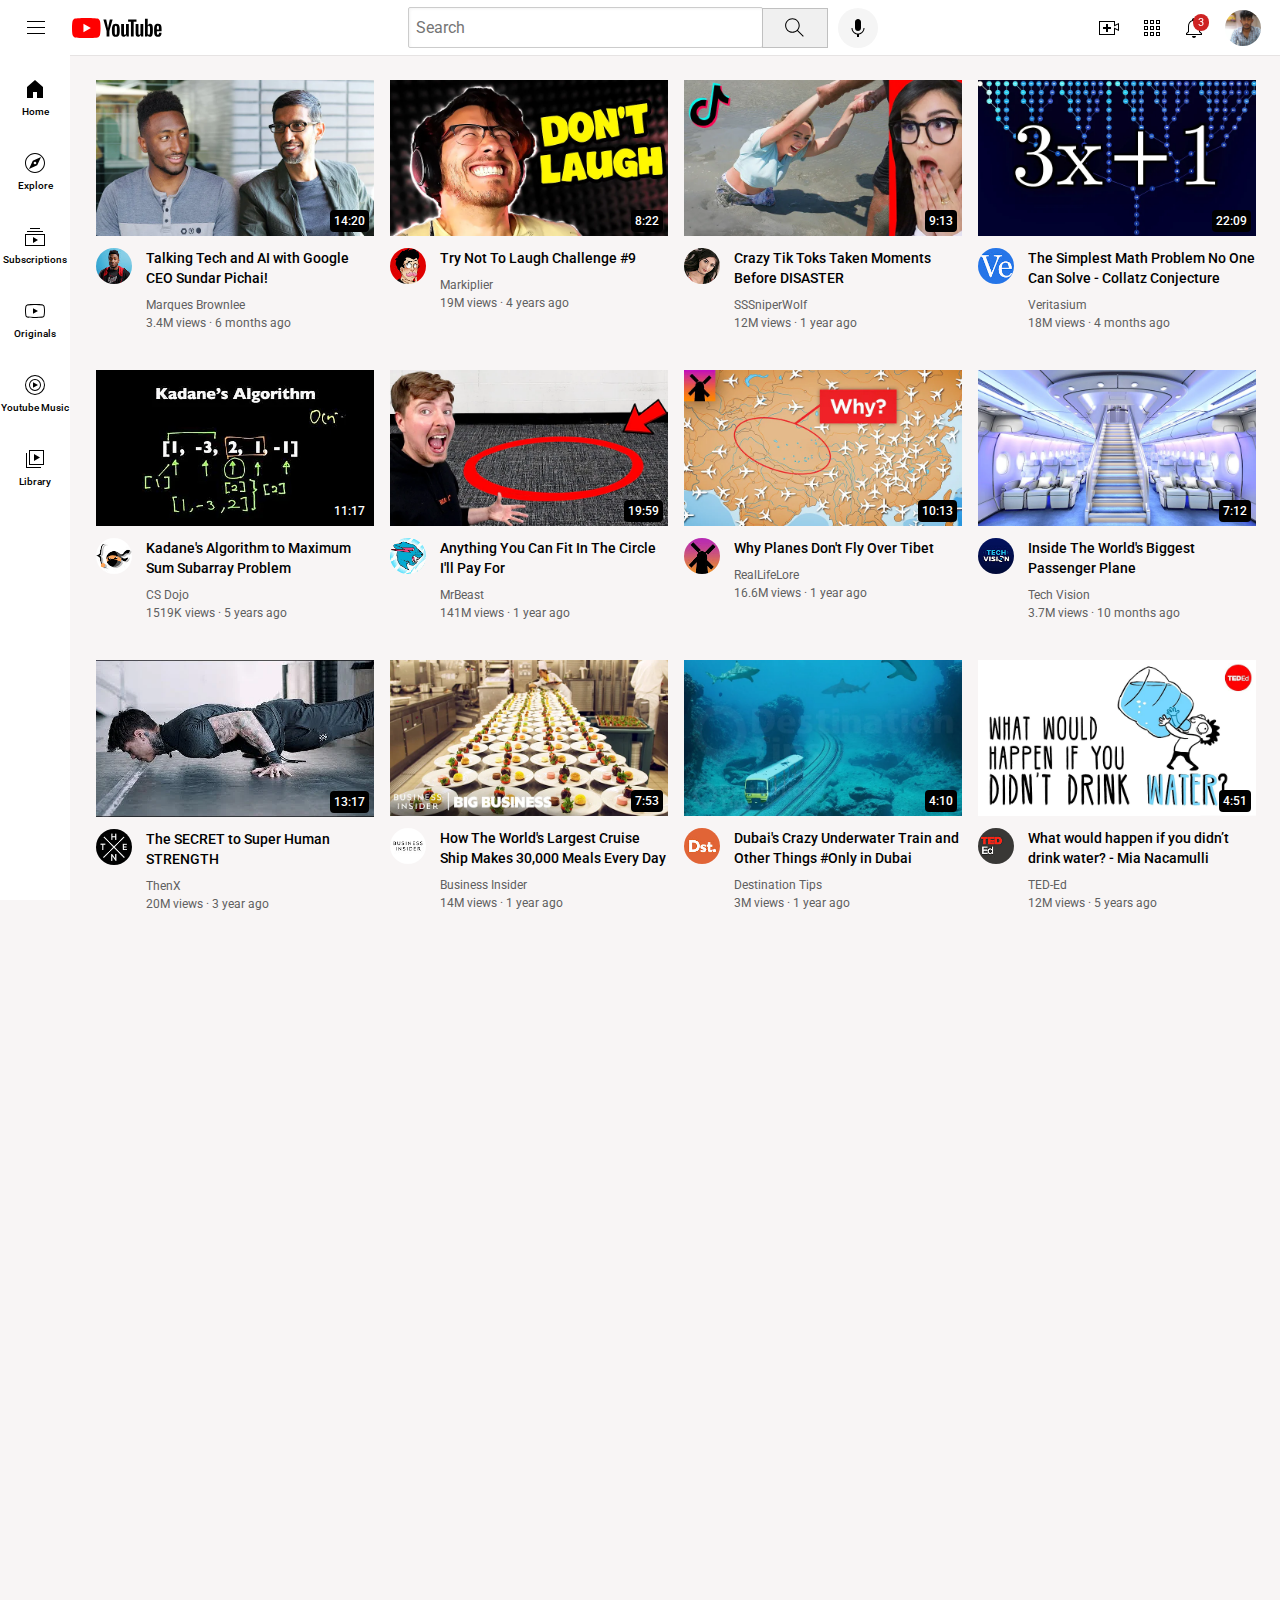
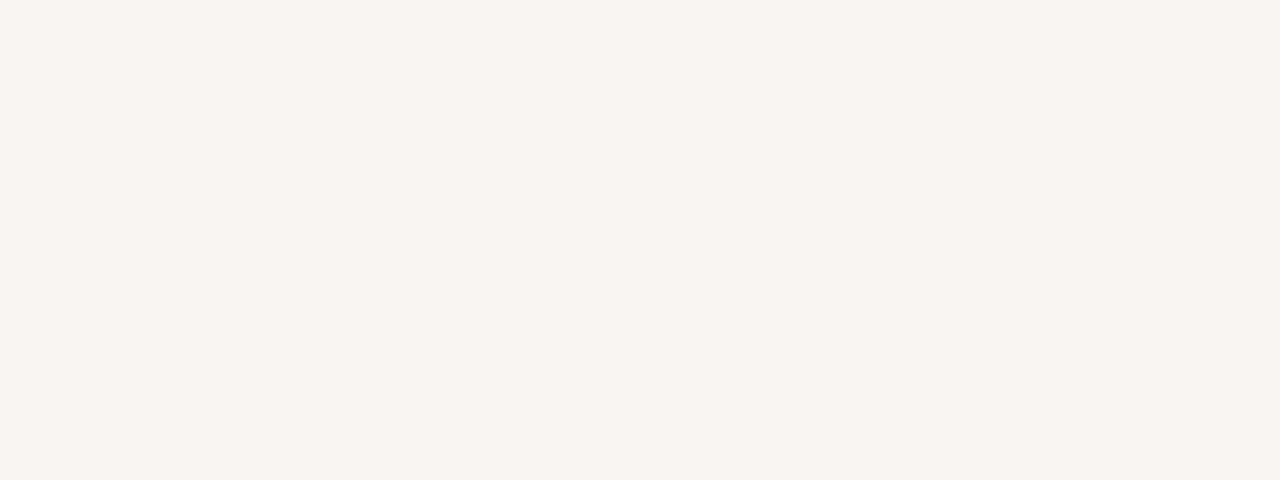
<file: index.html>
<!DOCTYPE html>
<html>
    <head>
        <title>YouTube.com clone</title>
        <meta name="viewport" content="width=device-width, initial-scale=1">
        <link rel="preconnect" href="https://fonts.googleapis.com">
        <link rel="preconnect" href="https://fonts.gstatic.com" crossorigin>
        <link href="https://fonts.googleapis.com/css2?family=Roboto:wght@400;500;700&display=swap" rel="stylesheet">
        <link rel="stylesheet" href="youtube-styles/general.css">
        <link rel="stylesheet" href="youtube-styles/header.css">
        <link rel="stylesheet" href="youtube-styles/video-styles.css">
        <link rel="stylesheet" href="youtube-styles/sidebar.css">
    </head>
    <body>
        <div class="header">
            <div class="left-section">
                <img class="hamberger-menu" src="header-icons/hamburger-menu.svg">
                <img class="youtube-logo" src="header-icons/youtube-logo.svg">
            </div>
            <div class="middle-section">
                <input class="Search-bar" type="text" placeholder="Search">
                <button class="search-button">
                    <img class="search-icon" src="header-icons/search.svg">
                    <div class="tooltip">Search</div>
                </button>
                <button class="voice-search-button">
                    <img class="voice-search-icon" src="header-icons/voice-search-icon.svg">
                    <div class="tooltip">Search with your voice</div>
                </button>
            </div>
            <div class="right-section">
                <div class="upload-icon-container">
                    <img class="upload-icon" src="header-icons/upload.svg">
                    <div class="tooltip">Create</div>
                </div>
                <div class="apps-icon-container">
                    <img class="apps-icon" src="header-icons/youtube-apps.svg">
                    <div class="tooltip">YouTube apps</div>
                </div>
                <div class="notification-icon-container">
                    <img class="notification-icon" src="header-icons/notifications.svg">
                    <div class="notification-count">
                        3
                    </div>
                    <div class="tooltip">Notifications</div>
                </div>
                <img class="my-dp" src="channel-DP/WIN_20220820_14_05_13_Pro.jpg">
            </div>
            
        </div>
        <div class="sidebar">
            <div class="sidebar-link">
                <img src="Sidebar-icons/home.svg">
                <div>Home</div>
            </div>
            <div class="sidebar-link">
                <img src="Sidebar-icons/explore.svg">
                <div>Explore</div>
            </div>
            <div class="sidebar-link">
                <img src="Sidebar-icons/subscriptions.svg">
                <div>Subscriptions</div>
            </div>
            <div class="sidebar-link">
                <img src="Sidebar-icons/originals.svg">
                <div>Originals</div>
            </div>
            <div class="sidebar-link">
                <img src="Sidebar-icons/youtube-music.svg">
                <div>Youtube Music</div>
            </div>
            <div class="sidebar-link">
                <img src="Sidebar-icons/library.svg">
                <div>Library</div>
            </div>
        </div>
        
        <div class="video-grid">
            
        </div> 
    <script src="YouTube.js"></script>    
    </body>
</html>
</file>
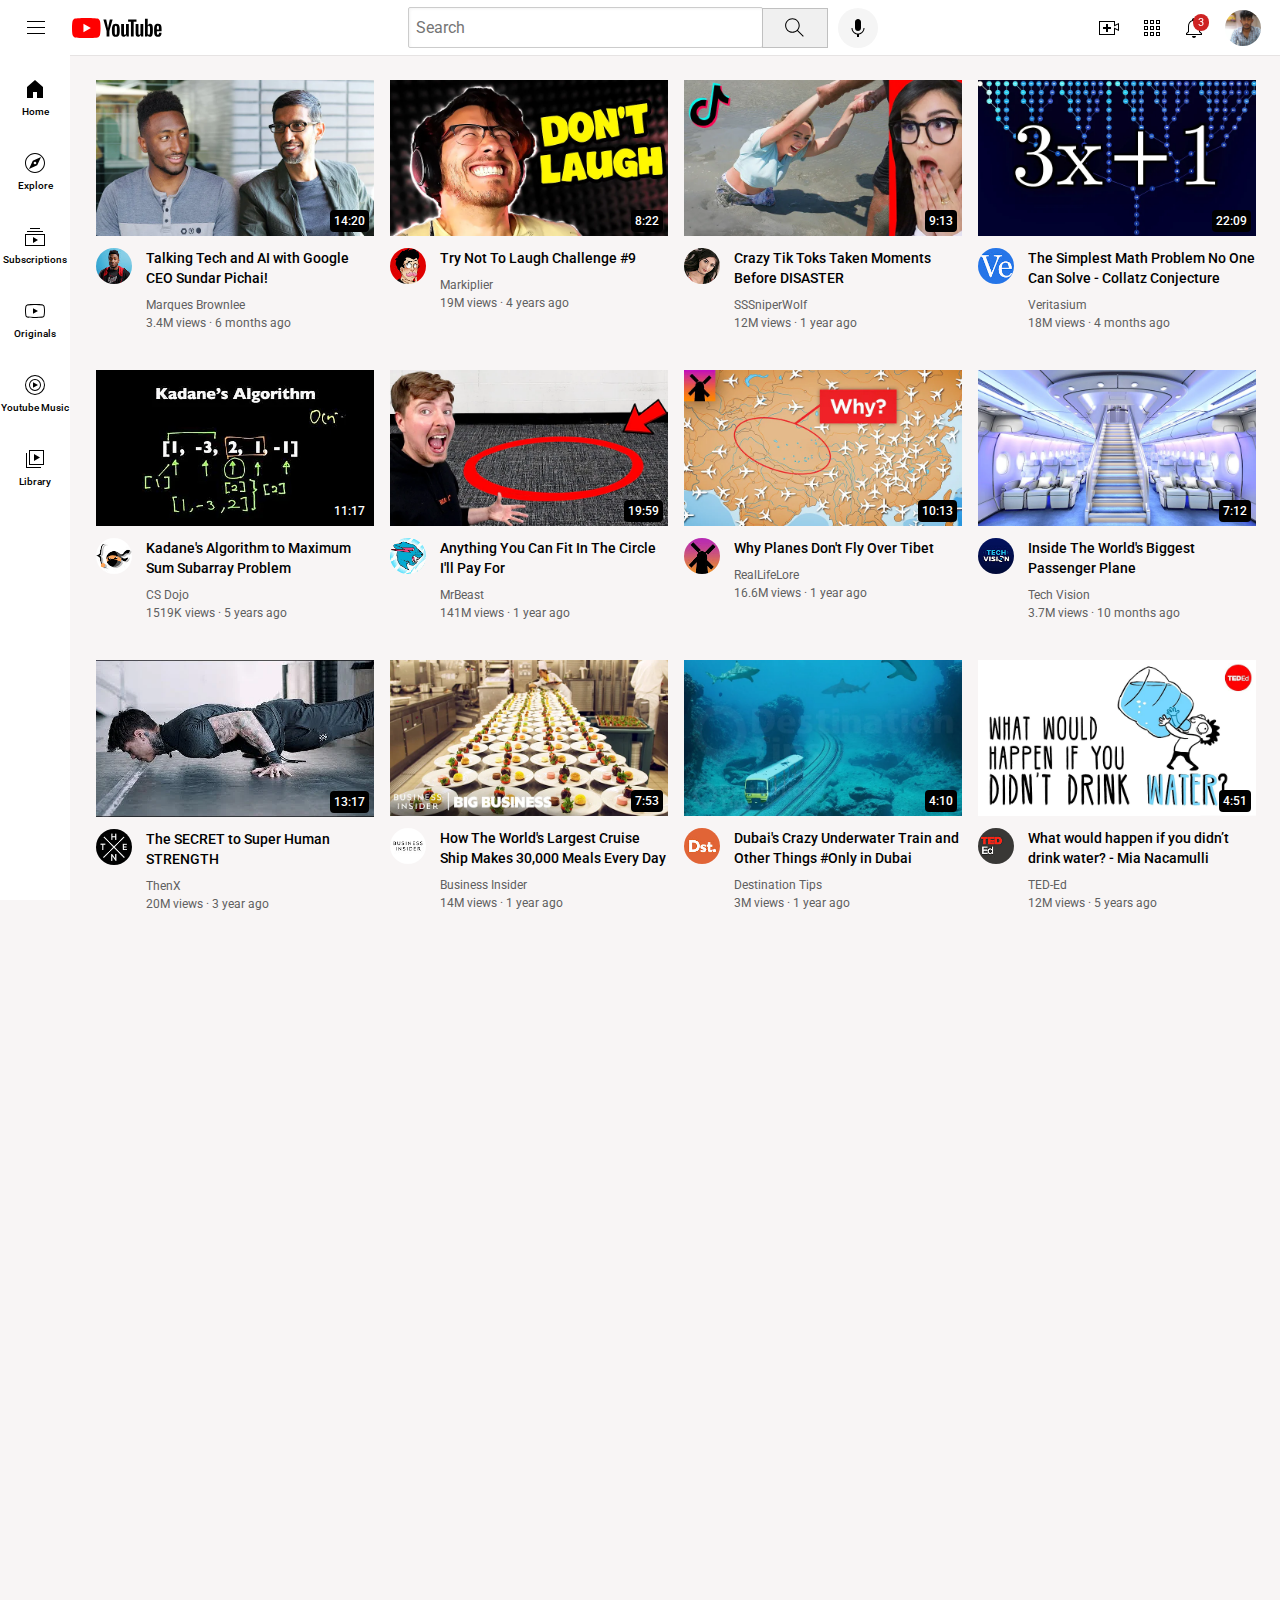
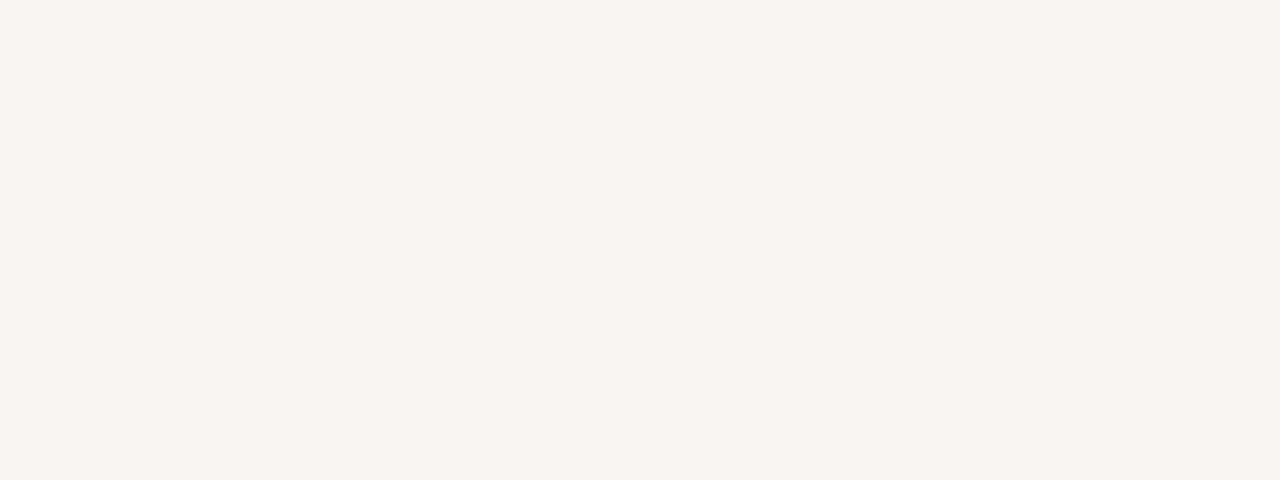
<file: YouTube.html>
<!DOCTYPE html>
<html>
    <head>
        <title>YouTube.com clone</title>
        <link rel="preconnect" href="https://fonts.googleapis.com">
        <link rel="preconnect" href="https://fonts.gstatic.com" crossorigin>
        <link href="https://fonts.googleapis.com/css2?family=Roboto:wght@400;500;700&display=swap" rel="stylesheet">
        <link rel="stylesheet" href="youtube-styles/general.css">
        <link rel="stylesheet" href="youtube-styles/header.css">
        <link rel="stylesheet" href="youtube-styles/video-styles.css">
        <link rel="stylesheet" href="youtube-styles/sidebar.css">
    </head>
    <body>
        <div class="header">
            <div class="left-section">
                <img class="hamberger-menu" src="header-icons/hamburger-menu.svg">
                <img class="youtube-logo" src="header-icons/youtube-logo.svg">
            </div>
            <div class="middle-section">
                <input class="Search-bar" type="text" placeholder="Search">
                <button class="search-button">
                    <img class="search-icon" src="header-icons/search.svg">
                    <div class="tooltip">Search</div>
                </button>
                <button class="voice-search-button">
                    <img class="voice-search-icon" src="header-icons/voice-search-icon.svg">
                    <div class="tooltip">Search with your voice</div>
                </button>
            </div>
            <div class="right-section">
                <div class="upload-icon-container">
                    <img class="upload-icon" src="header-icons/upload.svg">
                    <div class="tooltip">Create</div>
                </div>
                <div class="apps-icon-container">
                    <img class="apps-icon" src="header-icons/youtube-apps.svg">
                    <div class="tooltip">YouTube apps</div>
                </div>
                <div class="notification-icon-container">
                    <img class="notification-icon" src="header-icons/notifications.svg">
                    <div class="notification-count">
                        3
                    </div>
                    <div class="tooltip">Notifications</div>
                </div>
                <img class="my-dp" src="channel-DP/WIN_20220820_14_05_13_Pro.jpg">
            </div>
            
        </div>
        <div class="sidebar">
            <div class="sidebar-link">
                <img src="Sidebar-icons/home.svg">
                <div>Home</div>
            </div>
            <div class="sidebar-link">
                <img src="Sidebar-icons/explore.svg">
                <div>Explore</div>
            </div>
            <div class="sidebar-link">
                <img src="Sidebar-icons/subscriptions.svg">
                <div>Subscriptions</div>
            </div>
            <div class="sidebar-link">
                <img src="Sidebar-icons/originals.svg">
                <div>Originals</div>
            </div>
            <div class="sidebar-link">
                <img src="Sidebar-icons/youtube-music.svg">
                <div>Youtube Music</div>
            </div>
            <div class="sidebar-link">
                <img src="Sidebar-icons/library.svg">
                <div>Library</div>
            </div>
        </div>
        
        <div class="video-grid">
            
        </div> 
    <script src="YouTube.js"></script>    
    </body>
</html>
</file>
<file: youtube-styles/general.css>
p{
    font-family: Roboto;
    margin-top: 0;
    margin-bottom: 0;
}
body{
    margin: 0;
    padding-top: 80px;
    padding-left: 96px;
    padding-right: 24px;
    height: 2000px;
    background-color: rgb(248, 245, 245);
}
</file>
<file: youtube-styles/header.css>
.header{
    height: 55px;
    display: flex;
    flex-direction: row;
    justify-content: space-between;
    position: fixed;
    top: 0;
    right: 0;
    left: 0;
    background-color: white;
    border-bottom-width: 1px;
    border-bottom-style: solid;
    border-bottom-color: rgb(230, 227, 227);
    z-index: 10;
}
.left-section{
    display: flex;
    align-items: center;
}
.middle-section{
    
    flex: 1;
    margin-left: 70px;
    margin-right: 35px;
    max-width: 470px;
    display: flex;
    align-items: center;
    

}   

.right-section{
    display: flex;
    align-items: center;
    justify-content: space-around;
    width: 182px;
    flex-shrink: 0;
    padding-right: 10px;
}
.hamberger-menu{
    width: 24px;
    height: 24px;
    margin-right: 24px;
    margin-left: 24px;
}
.youtube-logo{
    width: 90px;
    height: 24px;
}
.Search-bar{
    flex: 1;
    height: 37px;
    font-size: 16px;
    border-width: 1px;
    border-style: solid;
    border-color: rgb(204, 204, 204);
    border-radius: 2px;
    box-shadow: inset 1px 1px 3px rgba(0, 0, 0, 0.05);
    width: 0;

}
.Search-bar::placeholder{
    font-family: Roboto, Arial;
    padding-left: 5px;
    font-size: medium;
    
}
.search-button {
    height: 40px;
    width: 66px;
    background-color: rgb(240, 240, 240);
    border-width: 1px;
    border-style: solid;
    border-color: rgb(192, 192, 192);
    margin-left: -1px;
    margin-right: 10px;
  }
  .search-button,
  .voice-search-button,
  .upload-icon-container,
  .apps-icon-container,
  .notification-icon-container{
    position: relative;
    display: flex;
    justify-content: center;
    align-items: center;
  }
 
  .search-button .tooltip,
  .voice-search-button .tooltip,
  .upload-icon-container .tooltip,
  .apps-icon-container .tooltip,
  .notification-icon-container .tooltip{
    position: absolute;
    background-color: gray;
    color: white;
    padding-top: 4px;
    padding-bottom: 4px;
    padding-left: 8px;
    padding-right: 8px;
    border-radius: 4px;
    font-size: 12px;
    bottom: -30px;
    opacity: 0;
    transition: opacity 0.15s ;
    pointer-events: none;
    white-space: nowrap;
  }
  .search-button:hover .tooltip,
  .voice-search-button:hover .tooltip,
  .upload-icon-container:hover .tooltip,
  .apps-icon-container:hover .tooltip,
  .notification-icon-container:hover .tooltip{
    opacity: 1;
  }
  .search-icon {
    height: 25px;
    
  }
  
  .voice-search-button {
    height: 40px;
    width: 40px;
    border-radius: 20px;
    border: none;
    background-color: rgb(245, 245, 245);
 
  }
  
  
  .voice-search-icon {
    height: 24px;
   
  }
  .upload-icon{
    height: 24px;
    width: 24px;
  }
  .apps-icon{
    height: 24px;
    width: 24px;
  }
  .notification-icon{

    height: 24px;
    width: 24px;
  }
  .notification-icon-container{
    position: relative;
  }
  .notification-count{
    position: absolute;
    background-color: rgb(206, 35, 35);
    color: white;
    font-family: ROboto;
    border-radius: 50px;
    top: -2px;
    right: -3px;
    font-size: 11px;
    padding: 2px;
    padding-left: 5px;
    padding-right: 5px;
  }
  .my-dp{
    height: 36px;
    width: 36px;
    border-radius: 20px;
    object-fit: cover;
  }
</file>
<file: youtube-styles/video-styles.css>
.thumbnail {
  width: 100%;
}

.video-title {
  margin-top: 0;
  font-size: 14px;
  font-weight: 500;
  line-height: 20px;
  margin-bottom: 10px;
}

.video-info-grid {
  display: grid;
  grid-template-columns: 50px 1fr;
}

.profile {
  width: 36px;
  border-radius: 50px;
}

.thumbnail-row {
  margin-bottom: 8px;
  position: relative;
}
.video-time{
  position: absolute;
  bottom: 8px;
  right: 5px;
  background-color: black;
  color: white;
  padding-left: 4px;
  padding-right: 4px;
  padding-top: 4px;
  padding-bottom: 4px;
  border-radius: 4px;
  font-family: Roboto;
  font-size: 12px;
  font-weight: 500;
}
.video-author,
.video-stats {
  font-size: 12px;
  color: rgb(96, 96, 96);
}

.video-author {
  margin-bottom: 4px;
}

.video-grid {
  display: grid;
  grid-template-columns: 1fr 1fr 1fr;
  column-gap: 16px;
  row-gap: 40px;
}
@media (max-width : 700px){
  .video-grid{
    grid-template-columns: 1fr 1fr ;
  }
  
}
@media (min-width : 1000px){
  .video-grid{
    grid-template-columns: 1fr 1fr 1fr 1fr;
  }
  
}
.channel-dp{
  position: relative;

}
.channel-dp .channel-tooltip{
  position: absolute;
  height: 70px;
  width: 220px;
  background-color: white;
  border-radius: 6px;
  box-shadow: 2px 2px 2px rgb(122, 116, 116);
  padding-top: 7px;
  padding-bottom: 7px;
  padding-left: 5px;
  padding-right: 5px;
  left: 10px;
  bottom: -50px;
  opacity: 0;
  z-index: 30;
  pointer-events: none;
  display: flex;
  
  align-items: center;
}
.channel-dp:hover .channel-tooltip{
  opacity: 1;
}
.profile-tooltip{
  width: 50px;
  height: 50px;
  border-radius: 30px;
  margin-right: 20px;
}
.channel-tooltip-author{
  font-family: Roboto;
  font-size: medium;
  font-weight: 500;
  margin-bottom: 8px;
}
.channel-tooltip-subscribers{
  font-family: Roboto;
  font-size: small;
  color: rgb(127, 124, 124);
}
</file>
<file: youtube-styles/sidebar.css>
.sidebar{
    position: fixed;
    top: 55px;
    bottom: 0;
    left: 0;
    background-color: white;
    width: 70px;
    z-index: 20;
    padding-top: 5px;
}
.sidebar-link{
    height: 74px;
    display: flex;
    justify-content: center;
    align-items: center;
    flex-direction: column;
    cursor: pointer;
}
.sidebar-link:hover{
    background-color: rgb(236, 236, 236);
}
.sidebar-link img{
    height: 24px;
    margin-bottom: 5px;
    
}
.sidebar div{
    font-family: Roboto;
    font-size: 10px;
    font-weight: 500;
}
</file>
